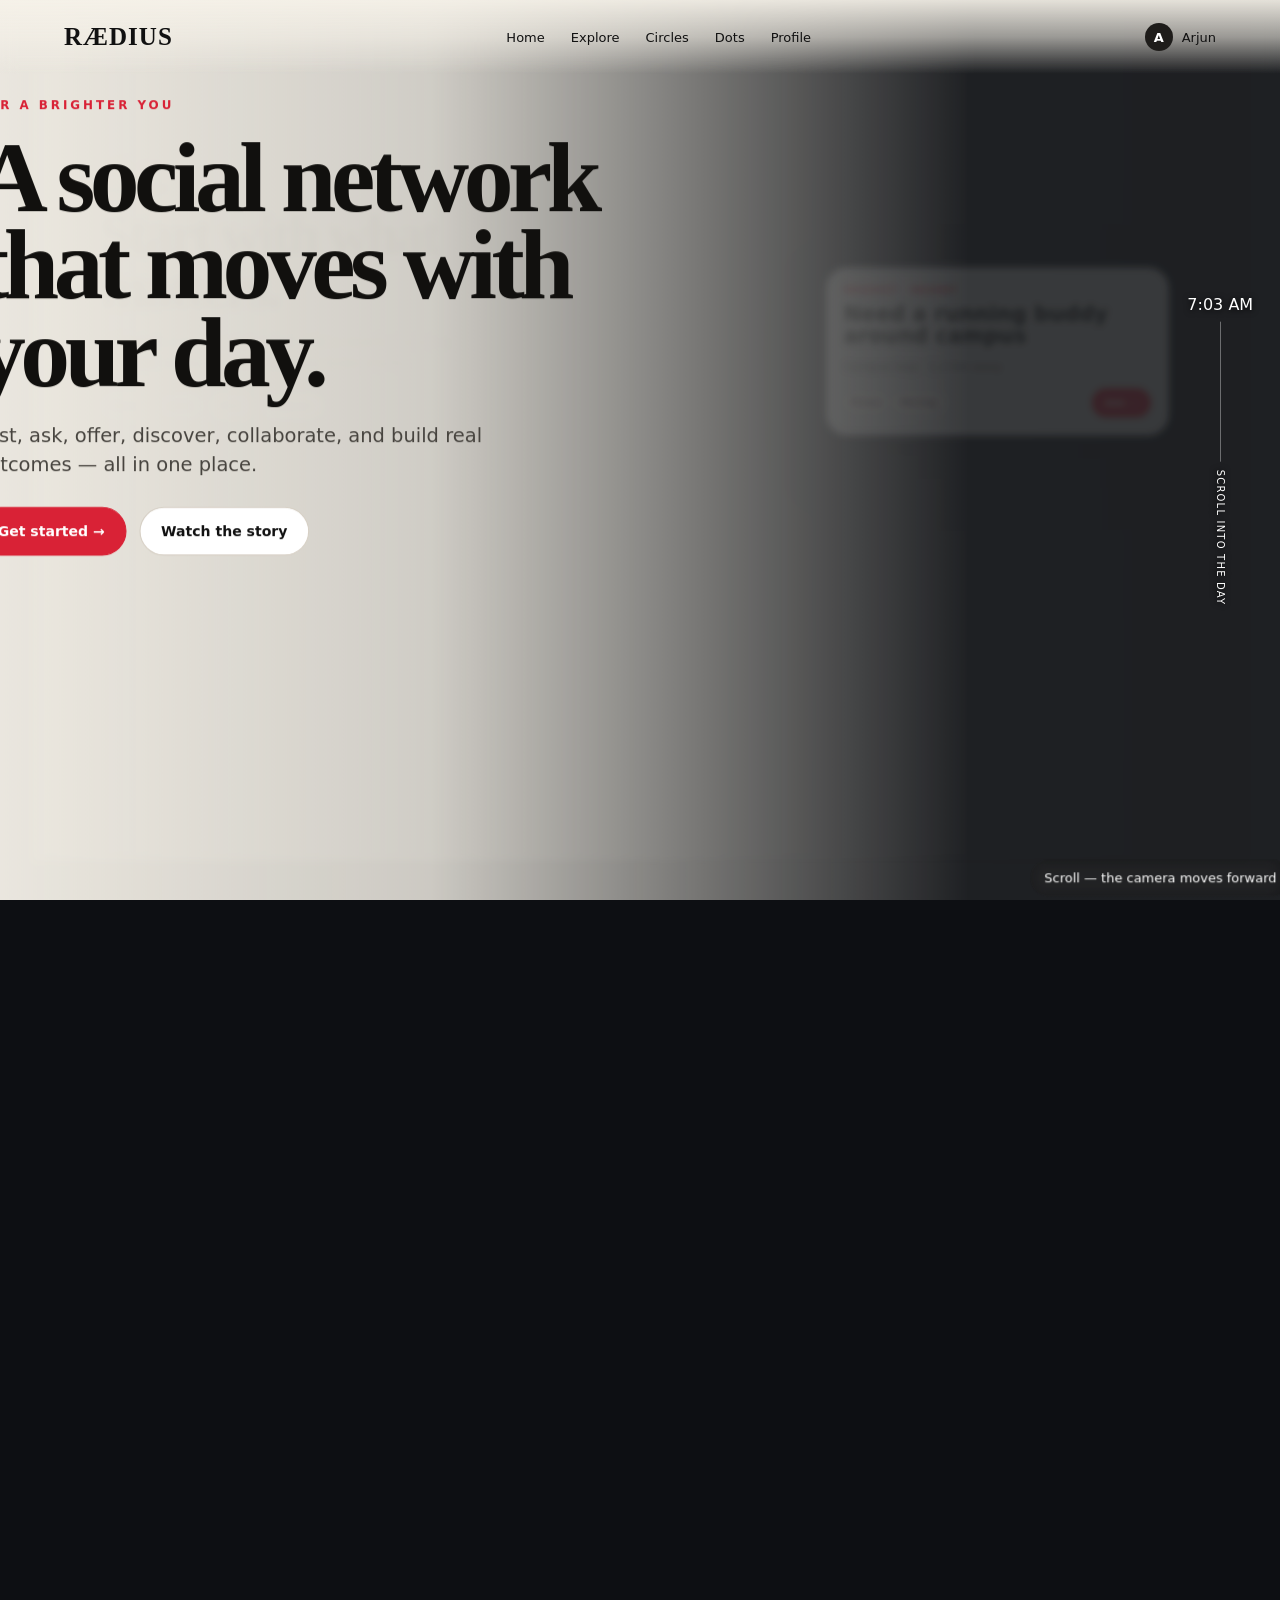
<file: raedius-cinematic/index.html>
<!doctype html>
<html lang="en">
<head>
<meta charset="utf-8"/>
<meta name="viewport" content="width=device-width,initial-scale=1,viewport-fit=cover"/>
<title>RÆDIUS — A social network that moves with your day</title>
<meta name="description" content="RÆDIUS turns everyday social activity into people, exchanges, communities and real-world outcomes."/>
<style>
:root{--ink:#11100e;--paper:#f3efe6;--red:#d92236;--soft:#ffffffd9;--muted:#625f58;--glass:rgba(255,255,255,.82)}
*{box-sizing:border-box}html{scroll-behavior:smooth;background:#0d0f13}body{margin:0;font-family:Inter,ui-sans-serif,system-ui,-apple-system,BlinkMacSystemFont,"Segoe UI",sans-serif;color:var(--ink);background:#0d0f13;overflow-x:hidden}.serif{font-family:Georgia,'Times New Roman',serif}.track{height:1050vh;position:relative}.stage{position:sticky;top:0;height:100vh;overflow:hidden;background:#0d0f13;perspective:1200px;perspective-origin:center 52%}.nav{position:absolute;inset:0 0 auto;z-index:70;height:74px;display:flex;align-items:center;justify-content:space-between;padding:0 5vw;color:#111;mix-blend-mode:normal}.nav:before{content:"";position:absolute;inset:0;background:linear-gradient(to bottom,rgba(246,242,233,.92),rgba(246,242,233,.58),transparent);backdrop-filter:blur(8px);z-index:-1}.brand{font:700 25px Georgia,serif;letter-spacing:.04em}.navlinks{display:flex;gap:26px;font-size:13px}.nav a{color:inherit;text-decoration:none}.profile{display:flex;align-items:center;gap:9px;font-size:13px}.dot-avatar{width:28px;height:28px;border-radius:50%;display:grid;place-items:center;background:#1e1c1a;color:#fff;font-weight:700}.world{position:absolute;inset:0;transform-style:preserve-3d}.scene{position:absolute;inset:-4%;opacity:0;transform-style:preserve-3d;will-change:transform,opacity,filter}.bg{position:absolute;inset:0;background-size:cover;background-position:center;transform:translateZ(-120px) scale(1.12);filter:saturate(.95) contrast(1.02)}.shade{position:absolute;inset:0;background:linear-gradient(90deg,rgba(248,244,235,.95) 0%,rgba(248,244,235,.70) 27%,rgba(248,244,235,.10) 58%,rgba(10,12,16,.2) 100%)}.shade.dark{background:linear-gradient(90deg,rgba(12,14,18,.76) 0%,rgba(12,14,18,.26) 50%,rgba(8,10,14,.55) 100%)}.copy{position:absolute;left:6vw;top:19vh;width:min(500px,42vw);z-index:6}.time{font-size:12px;letter-spacing:.18em;color:var(--red);font-weight:800}.kicker{display:block;margin-top:12px;font-size:12px;letter-spacing:.2em;font-weight:700}.copy h2{font:700 clamp(42px,5vw,78px)/.95 Georgia,serif;margin:14px 0 18px;letter-spacing:-.045em}.copy p{font-size:16px;line-height:1.55;max-width:440px;color:#3b3935}.scene.dark .copy,.scene.dark .copy p{color:#f8f4ec}.pills{display:flex;gap:7px;flex-wrap:wrap;margin-top:20px}.pill{font-size:11px;padding:8px 11px;border-radius:999px;border:1px solid rgba(17,16,14,.16);background:rgba(255,255,255,.72);backdrop-filter:blur(10px)}.scene.dark .pill{color:#fff;background:rgba(255,255,255,.08);border-color:rgba(255,255,255,.18)}.card{position:absolute;right:7vw;top:33vh;width:min(390px,34vw);padding:20px;border-radius:24px;background:var(--glass);box-shadow:0 30px 80px rgba(0,0,0,.22);backdrop-filter:blur(18px);z-index:8;transform-style:preserve-3d}.card .label{font-size:10px;letter-spacing:.14em;font-weight:800;color:var(--red)}.card h3{font-size:24px;line-height:1.05;margin:10px 0 8px}.card p{font-size:13px;line-height:1.4;color:#55514b}.row{display:flex;justify-content:space-between;align-items:center;gap:10px;margin-top:14px}.tags{display:flex;gap:6px;flex-wrap:wrap}.tag{font-size:10px;background:#eee9df;border-radius:999px;padding:6px 8px}.btn{border:0;border-radius:999px;background:var(--red);color:#fff;padding:10px 14px;font-weight:700;font-size:12px}.hero{opacity:1}.hero .bg{background-image:url('https://images.unsplash.com/photo-1522708323590-d24dbb6b0267?auto=format&fit=crop&w=2400&q=85');background-position:center}.hero .shade{background:linear-gradient(90deg,rgba(247,243,234,.98) 0%,rgba(247,243,234,.82) 36%,rgba(247,243,234,.08) 72%)}.hero-copy{position:absolute;left:6vw;top:18vh;width:min(660px,51vw);z-index:5}.eyebrow{color:var(--red);font-size:11px;letter-spacing:.25em;font-weight:800}.hero h1{font:700 clamp(58px,7.2vw,112px)/.88 Georgia,serif;letter-spacing:-.055em;margin:20px 0 22px}.hero p{font-size:18px;line-height:1.5;max-width:520px;color:#47443f}.actions{display:flex;gap:12px;margin-top:26px}.actions a,.actions button{font:700 13px Inter,system-ui;border-radius:999px;padding:14px 19px;text-decoration:none;cursor:pointer}.primary{background:var(--red);color:#fff;border:1px solid var(--red)}.ghost{background:#fff;color:#111;border:1px solid #d7d0c5}.progress{position:absolute;right:2.1vw;top:50%;transform:translateY(-50%);z-index:80;color:white;display:flex;flex-direction:column;align-items:center;gap:8px;text-shadow:0 1px 6px #000}.progress .line{width:1px;height:140px;background:rgba(255,255,255,.35);position:relative}.progress .fill{position:absolute;top:0;left:0;width:1px;height:0;background:#fff}.progress small{writing-mode:vertical-rl;font-size:10px;letter-spacing:.12em}.depth-note{position:absolute;right:7vw;bottom:8vh;z-index:10;color:#fff;font-size:12px;background:rgba(0,0,0,.26);padding:10px 13px;border-radius:999px;backdrop-filter:blur(8px)}
.scene[data-id="run"] .bg{background-image:url('https://images.unsplash.com/photo-1500530855697-b586d89ba3ee?auto=format&fit=crop&w=2400&q=85')}.scene[data-id="college"] .bg{background-image:url('https://images.unsplash.com/photo-1523050854058-8df90110c9f1?auto=format&fit=crop&w=2400&q=85')}.scene[data-id="exchange"] .bg{background-image:url('https://images.unsplash.com/photo-1522202176988-66273c2fd55f?auto=format&fit=crop&w=2400&q=85')}.scene[data-id="build"] .bg{background-image:url('https://images.unsplash.com/photo-1521737711867-e3b97375f902?auto=format&fit=crop&w=2400&q=85')}.scene[data-id="evening"] .bg{background-image:url('https://images.unsplash.com/photo-1517649763962-0c623066013b?auto=format&fit=crop&w=2400&q=85')}.scene[data-id="night"] .bg{background-image:url('https://images.unsplash.com/photo-1519501025264-65ba15a82390?auto=format&fit=crop&w=2400&q=85')}.scene[data-id="final"] .bg{background-image:url('https://images.unsplash.com/photo-1519608487953-e999c86e7455?auto=format&fit=crop&w=2400&q=85')}
.match-grid{display:grid;grid-template-columns:repeat(3,1fr);gap:7px;margin:14px 0}.match{background:#f2eee6;border-radius:14px;padding:10px;text-align:center}.match b{display:block;color:#21814a;margin-top:6px}.exchange{display:grid;grid-template-columns:1fr auto 1fr;gap:12px;align-items:center}.exchange .side{background:#f4efe6;border-radius:16px;padding:12px}.chat{background:rgba(14,15,18,.9);color:#fff}.chat p{color:#cbc7bf}.bubble{margin:9px 0;background:#2a2c31;padding:10px 12px;border-radius:14px;font-size:12px}.bubble.me{background:#493039}.outcome{display:flex;gap:14px;align-items:flex-start}.check{width:38px;height:38px;border-radius:50%;display:grid;place-items:center;background:#2e9b58;color:#fff;font-weight:900;font-size:20px}.final .copy{top:24vh;width:min(760px,60vw)}.final .copy h2{font-size:clamp(52px,6.2vw,96px)}.final .card{top:auto;bottom:12vh}.final .shade{background:linear-gradient(90deg,rgba(9,11,16,.76),rgba(9,11,16,.28),rgba(9,11,16,.45))}.final,.final .copy,.final .copy p{color:white}
@media(max-width:800px){.track{height:900vh}.nav{padding:0 18px}.navlinks{display:none}.profile span:last-child{display:none}.hero-copy,.copy{left:22px;right:22px;width:auto;top:16vh}.hero h1{font-size:55px;max-width:88vw}.hero p{font-size:15px;max-width:88vw}.copy h2{font-size:48px;max-width:84vw}.copy p{font-size:14px;max-width:84vw}.card{left:22px;right:22px;top:auto;bottom:8vh;width:auto;padding:16px;border-radius:19px}.shade,.hero .shade{background:linear-gradient(180deg,rgba(247,243,234,.95),rgba(247,243,234,.18) 55%,rgba(5,7,10,.45))}.scene.dark .shade,.final .shade{background:linear-gradient(180deg,rgba(8,10,14,.62),rgba(8,10,14,.18) 55%,rgba(8,10,14,.65))}.progress{right:8px}.depth-note{display:none}.exchange{grid-template-columns:1fr}.exchange .arrow{display:none}.match-grid{gap:4px}.match{padding:8px 4px;font-size:11px}.scene-bg{background-position:center}.final .copy{top:18vh}.final .card{bottom:7vh}}
@media(prefers-reduced-motion:reduce){html{scroll-behavior:auto}.track{height:auto}.stage{position:relative;height:auto;overflow:visible}.scene,.hero{position:relative;min-height:100vh;opacity:1!important;transform:none!important}.progress{display:none}}
</style>
</head>
<body>
<div class="track" id="track"><div class="stage" id="stage">
<header class="nav"><a class="brand" href="#">RÆDIUS</a><nav class="navlinks"><a href="#">Home</a><a href="#">Explore</a><a href="#">Circles</a><a href="#">Dots</a><a href="#">Profile</a></nav><div class="profile"><span class="dot-avatar">A</span><span>Arjun</span></div></header>
<div class="progress"><span id="ptime">7:03 AM</span><div class="line"><i class="fill" id="pfill"></i></div><small>SCROLL INTO THE DAY</small></div>
<div class="world" id="world">
<section class="scene hero" data-id="hero"><div class="bg"></div><div class="shade"></div><div class="hero-copy"><div class="eyebrow">FOR A BRIGHTER YOU</div><h1>A social network<br>that moves with<br>your day.</h1><p>Post, ask, offer, discover, collaborate, and build real outcomes — all in one place.</p><div class="actions"><a class="primary" href="#track">Get started →</a><button class="ghost" id="watch">Watch the story</button></div></div><div class="depth-note">Scroll — the camera moves forward</div></section>
<section class="scene" data-id="wake"><div class="bg" style="background-image:url('https://images.unsplash.com/photo-1522708323590-d24dbb6b0267?auto=format&fit=crop&w=2400&q=85')"></div><div class="shade"></div><div class="copy"><span class="time">7:03 AM</span><span class="kicker">WAKE UP</span><h2>Start with what matters.</h2><p>A friend’s Line, a useful Dot and a nearby running Request surface before the day even starts.</p><div class="pills"><span class="pill">Home</span><span class="pill">Lines</span><span class="pill">Dots</span><span class="pill">Requests</span></div></div><article class="card"><div class="label">REQUEST · NEARBY</div><h3>Need a running buddy around campus</h3><p>Campus loop · 1.2 km away</p><div class="row"><div class="tags"><span class="tag">Fitness</span><span class="tag">Morning</span></div><button class="btn">Join →</button></div></article></section>
<section class="scene" data-id="run"><div class="bg"></div><div class="shade"></div><div class="copy"><span class="time">8:00 AM</span><span class="kicker">MOVE</span><h2>A morning run becomes a real connection.</h2><p>The network attaches people to what is already happening in your life.</p><div class="pills"><span class="pill">Profiles</span><span class="pill">Interests</span><span class="pill">Connections</span></div></div><article class="card"><div class="label">PROFILE</div><h3>Ananya Mehta</h3><p>Runs, designs and builds things that matter.</p><div class="tags"><span class="tag">Running</span><span class="tag">Design</span><span class="tag">Hackathons</span></div><div class="row"><span>2 mutual connections</span><button class="btn">Connect</button></div></article></section>
<section class="scene" data-id="college"><div class="bg"></div><div class="shade"></div><div class="copy"><span class="time">10:05 AM</span><span class="kicker">FIND</span><h2>The right people, not random noise.</h2><p>Circles and smart matching route a hardware Request to students who actually fit.</p><div class="pills"><span class="pill">Circles</span><span class="pill">Smart Match</span><span class="pill">Skills</span></div></div><article class="card"><div class="label">SMART MATCH</div><h3>Need a hardware teammate</h3><p>Arduino classroom prototype</p><div class="match-grid"><div class="match">Rohan<b>92%</b></div><div class="match">Isha<b>87%</b></div><div class="match">Karan<b>85%</b></div></div><button class="btn">View responses</button></article></section>
<section class="scene" data-id="exchange"><div class="bg"></div><div class="shade"></div><div class="copy"><span class="time">1:30 PM</span><span class="kicker">EXCHANGE</span><h2>Turn needs into value.</h2><p>A poster Request becomes an exchange: design help for event photography.</p><div class="pills"><span class="pill">Request</span><span class="pill">Offer</span><span class="pill">Exchange</span></div></div><article class="card"><div class="exchange"><div class="side"><div class="label">REQUEST</div><h3>Need a poster</h3><p>I can offer event photography.</p></div><div class="arrow">→</div><div class="side"><div class="label" style="color:#21814a">OFFER</div><h3>I can design it</h3><p>Deal. You shoot the event.</p></div></div></article></section>
<section class="scene dark" data-id="build"><div class="bg"></div><div class="shade dark"></div><div class="copy"><span class="time">4:00 PM</span><span class="kicker">BUILD</span><h2>Collaborate in context.</h2><p>Messages stay attached to the hackathon, the Request and the people who came together for it.</p><div class="pills"><span class="pill">Messages</span><span class="pill">Teams</span><span class="pill">Quick Help</span></div></div><article class="card chat"><div class="label">HACKATHON TEAM</div><div class="bubble"><b>Rohan</b><br/>Can someone help with the React Native transition?</div><div class="bubble me"><b>Arjun</b><br/>I can take this. Sharing a build in 20.</div><div class="bubble"><b>Isha</b><br/>Perfect. Let’s ship it.</div></article></section>
<section class="scene dark" data-id="evening"><div class="bg"></div><div class="shade dark"></div><div class="copy"><span class="time">6:30 PM</span><span class="kicker">LIVE</span><h2>Still social. Still useful.</h2><p>A gym Dot can sit beside a football activity happening 800 metres away.</p><div class="pills"><span class="pill">Dots</span><span class="pill">Nearby</span><span class="pill">Activities</span></div></div><article class="card"><div class="label">NEARBY NOW</div><h3>Football at University Turf</h3><p>Open game · all skill levels · 7:00 PM</p><div class="row"><span>8 people going</span><button class="btn">I’m in</button></div></article></section>
<section class="scene dark" data-id="night"><div class="bg"></div><div class="shade dark"></div><div class="copy"><span class="time">10:30 PM</span><span class="kicker">BECOME</span><h2>Your actions become proof.</h2><p>Completed exchanges become Outcomes. Your profile gradually reflects what you actually do.</p><div class="pills"><span class="pill">Outcomes</span><span class="pill">Profile</span><span class="pill">Unlocks</span><span class="pill">Library</span></div></div><article class="card"><div class="outcome"><div class="check">✓</div><div><div class="label">COMPLETED OUTCOME</div><h3>React Native UI · Hackathon</h3><p>Built and shipped with Karthik’s team.</p><div class="tags"><span class="tag">Design</span><span class="tag">React Native</span></div></div></div></article></section>
<section class="scene final dark" data-id="final"><div class="bg"></div><div class="shade dark"></div><div class="copy"><div class="eyebrow">ONE NETWORK. ONE LIFE.</div><h2>Social life, communities and real-world opportunity — together.</h2><p>Lines. Planes. Dots. Requests. Offers. Unlocks. Circles. Outcomes.</p><div class="actions"><a class="primary" href="#">Get RÆDIUS →</a></div></div><article class="card"><div class="label">ARJUN · TODAY</div><h3>One ordinary day. More people. More possibilities.</h3><p>Run → connect → request → exchange → build → play → outcome.</p></article></section>
</div></div></div>
<script>
const stage=document.getElementById('stage'), track=document.getElementById('track'), scenes=[...document.querySelectorAll('.scene')], pfill=document.getElementById('pfill'), ptime=document.getElementById('ptime');
const labels=['7:03 AM','7:03 AM','8:00 AM','10:05 AM','1:30 PM','4:00 PM','6:30 PM','10:30 PM','11:32 PM'];
function clamp(v,a=0,b=1){return Math.min(b,Math.max(a,v))}
function render(){const max=track.offsetHeight-innerHeight;const p=clamp((scrollY-track.offsetTop)/max);pfill.style.height=(p*100)+'%';const n=scenes.length;scenes.forEach((s,i)=>{const c=i/(n-1),d=p-c;const span=1/(n-1);const x=d/span;let op=1-Math.min(1,Math.abs(x)*.86);if(i===0&&p<.055)op=1;if(i===n-1&&p>.92)op=1;const z=-Math.abs(x)*420+90;const sc=1+Math.abs(x)*.12;const y=x*26;const blur=Math.min(10,Math.abs(x)*4);s.style.opacity=clamp(op);s.style.transform='translate3d(0,'+y+'px,'+z+'px) scale('+sc+')';s.style.filter='blur('+blur+'px)';s.style.pointerEvents=Math.abs(x)<.62?'auto':'none';const bg=s.querySelector('.bg');if(bg)bg.style.transform='translate3d(0,'+(x*-10)+'px,-120px) scale('+(1.12+Math.abs(x)*.035)+')'});const idx=Math.min(labels.length-1,Math.round(p*(labels.length-1)));ptime.textContent=labels[idx];}
addEventListener('scroll',()=>requestAnimationFrame(render),{passive:true});addEventListener('resize',render);document.getElementById('watch').onclick=()=>scrollTo({top:innerHeight*.9,behavior:'smooth'});render();
</script>
</body></html>
</file>
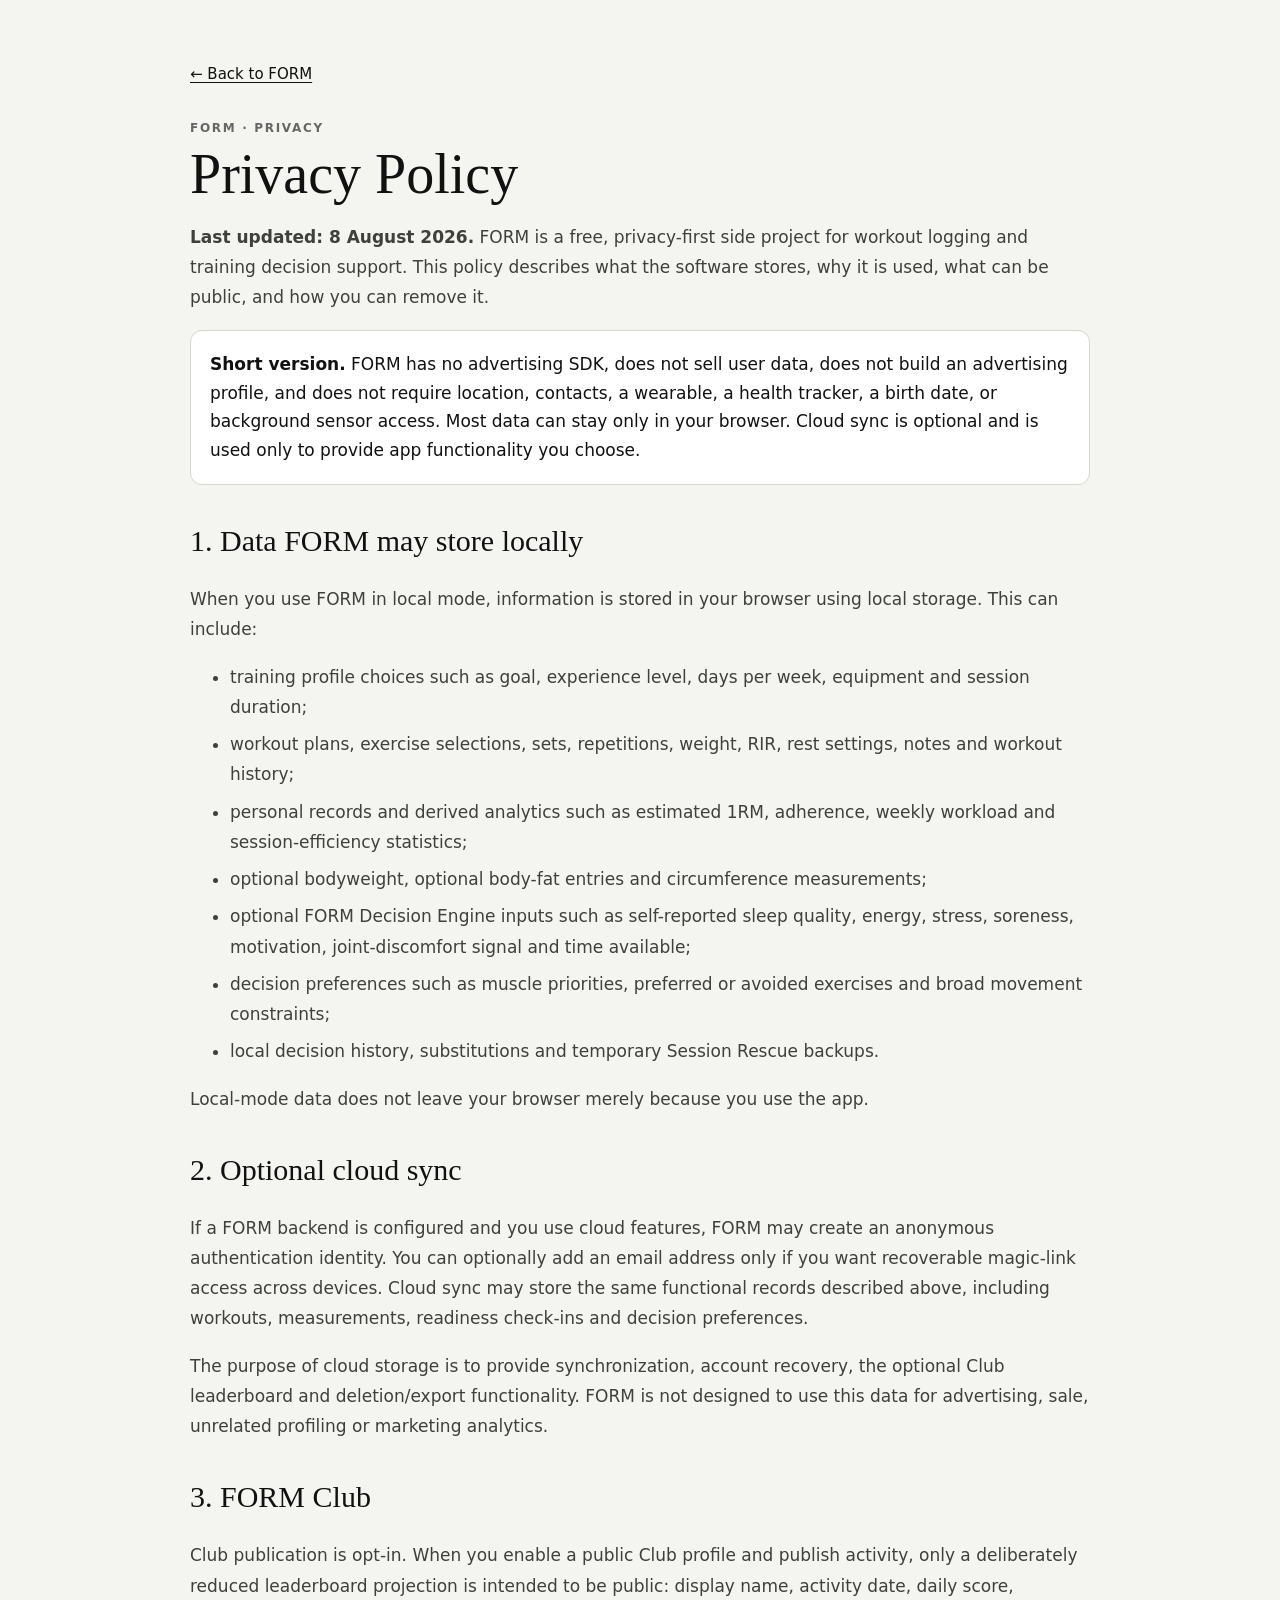
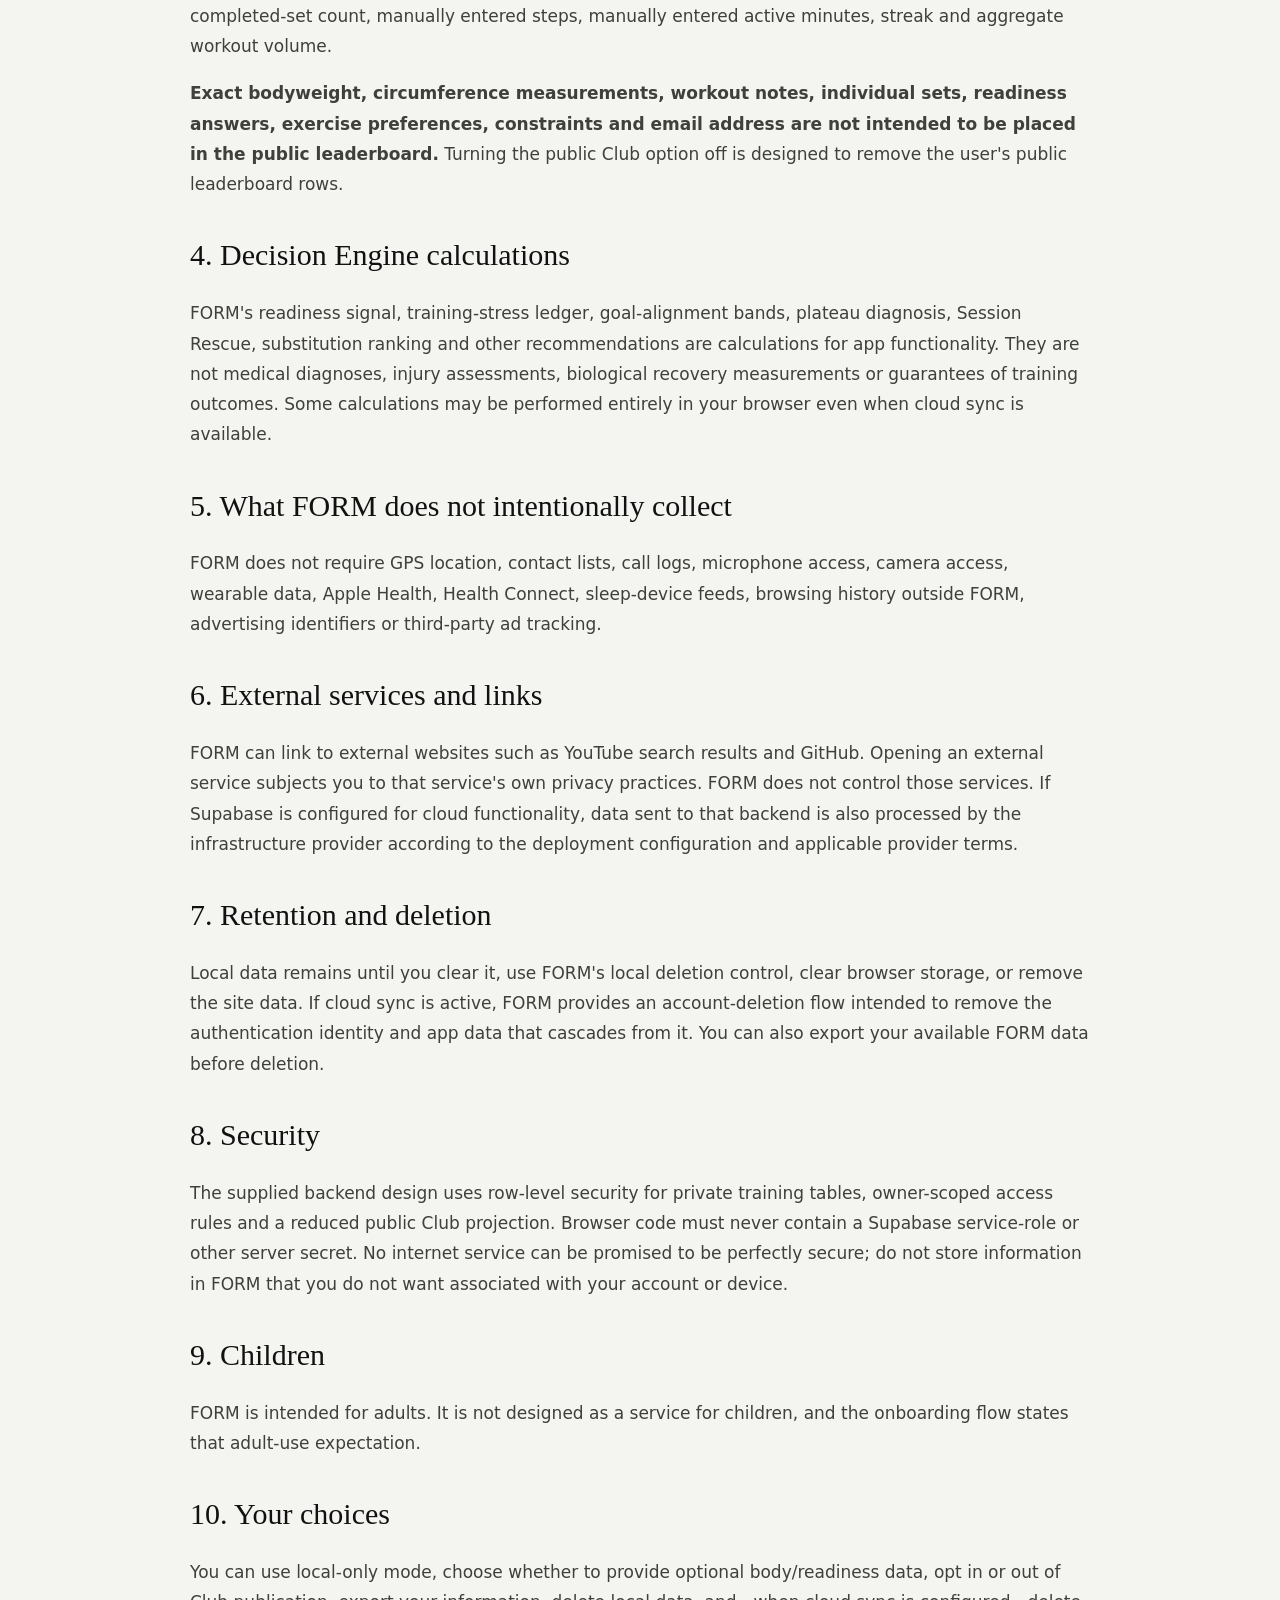
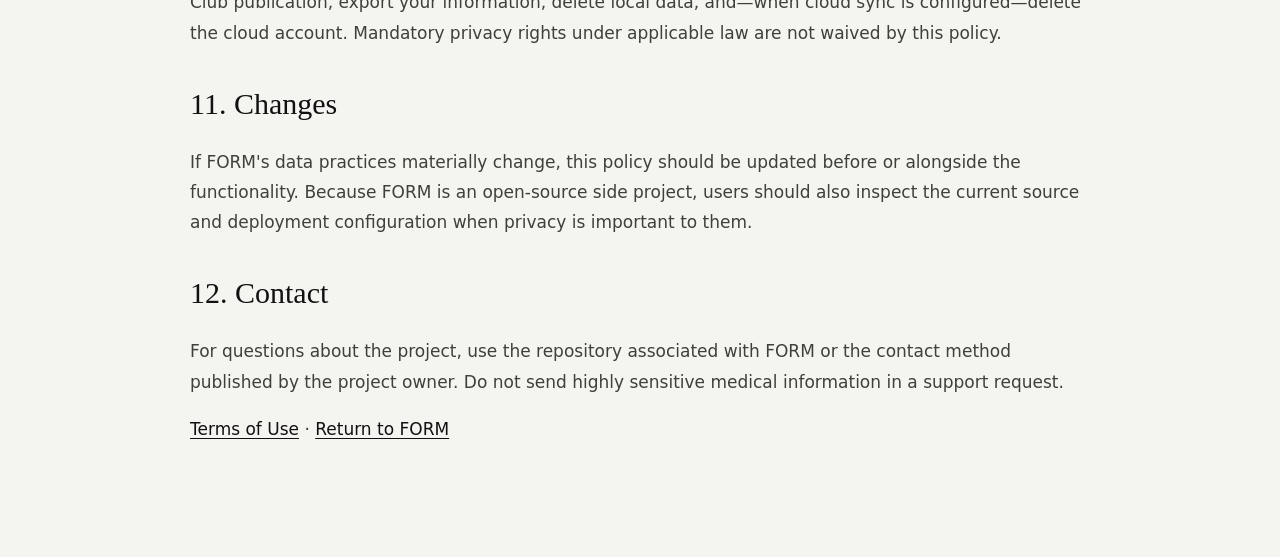
<file: privacy.html>
<!doctype html><html lang="en"><head><meta charset="utf-8"><meta name="viewport" content="width=device-width,initial-scale=1"><title>FORM Privacy Policy</title><style>body{margin:0;background:#f4f4f0;color:#111;font:17px/1.78 Inter,system-ui,sans-serif}.wrap{max-width:900px;margin:auto;padding:58px 24px 96px}h1{font:400 56px/1 Georgia,serif;margin:10px 0 20px}h2{font:400 30px/1.2 Georgia,serif;margin-top:38px}p,li{color:#3f3f3b}li{margin:7px 0}.eyebrow{font-size:12px;line-height:1.35;letter-spacing:.14em;text-transform:uppercase;color:#666;font-weight:800}a{color:#111;text-underline-offset:3px}.box{border:1px solid #d7d7d0;border-radius:12px;padding:19px;background:#fff;line-height:1.7}.back{display:inline-block;margin-bottom:32px;font-size:15px}@media(max-width:640px){body{font-size:16px}.wrap{padding:36px 18px 72px}h1{font-size:46px}h2{font-size:27px}}</style></head><body><main class="wrap"><a class="back" href="index.html">← Back to FORM</a><div class="eyebrow">FORM · Privacy</div><h1>Privacy Policy</h1><p><b>Last updated: 8 August 2026.</b> FORM is a free, privacy-first side project for workout logging and training decision support. This policy describes what the software stores, why it is used, what can be public, and how you can remove it.</p><div class="box"><b>Short version.</b> FORM has no advertising SDK, does not sell user data, does not build an advertising profile, and does not require location, contacts, a wearable, a health tracker, a birth date, or background sensor access. Most data can stay only in your browser. Cloud sync is optional and is used only to provide app functionality you choose.</div><h2>1. Data FORM may store locally</h2><p>When you use FORM in local mode, information is stored in your browser using local storage. This can include:</p><ul><li>training profile choices such as goal, experience level, days per week, equipment and session duration;</li><li>workout plans, exercise selections, sets, repetitions, weight, RIR, rest settings, notes and workout history;</li><li>personal records and derived analytics such as estimated 1RM, adherence, weekly workload and session-efficiency statistics;</li><li>optional bodyweight, optional body-fat entries and circumference measurements;</li><li>optional FORM Decision Engine inputs such as self-reported sleep quality, energy, stress, soreness, motivation, joint-discomfort signal and time available;</li><li>decision preferences such as muscle priorities, preferred or avoided exercises and broad movement constraints;</li><li>local decision history, substitutions and temporary Session Rescue backups.</li></ul><p>Local-mode data does not leave your browser merely because you use the app.</p><h2>2. Optional cloud sync</h2><p>If a FORM backend is configured and you use cloud features, FORM may create an anonymous authentication identity. You can optionally add an email address only if you want recoverable magic-link access across devices. Cloud sync may store the same functional records described above, including workouts, measurements, readiness check-ins and decision preferences.</p><p>The purpose of cloud storage is to provide synchronization, account recovery, the optional Club leaderboard and deletion/export functionality. FORM is not designed to use this data for advertising, sale, unrelated profiling or marketing analytics.</p><h2>3. FORM Club</h2><p>Club publication is opt-in. When you enable a public Club profile and publish activity, only a deliberately reduced leaderboard projection is intended to be public: display name, activity date, daily score, completed-set count, manually entered steps, manually entered active minutes, streak and aggregate workout volume.</p><p><b>Exact bodyweight, circumference measurements, workout notes, individual sets, readiness answers, exercise preferences, constraints and email address are not intended to be placed in the public leaderboard.</b> Turning the public Club option off is designed to remove the user's public leaderboard rows.</p><h2>4. Decision Engine calculations</h2><p>FORM's readiness signal, training-stress ledger, goal-alignment bands, plateau diagnosis, Session Rescue, substitution ranking and other recommendations are calculations for app functionality. They are not medical diagnoses, injury assessments, biological recovery measurements or guarantees of training outcomes. Some calculations may be performed entirely in your browser even when cloud sync is available.</p><h2>5. What FORM does not intentionally collect</h2><p>FORM does not require GPS location, contact lists, call logs, microphone access, camera access, wearable data, Apple Health, Health Connect, sleep-device feeds, browsing history outside FORM, advertising identifiers or third-party ad tracking.</p><h2>6. External services and links</h2><p>FORM can link to external websites such as YouTube search results and GitHub. Opening an external service subjects you to that service's own privacy practices. FORM does not control those services. If Supabase is configured for cloud functionality, data sent to that backend is also processed by the infrastructure provider according to the deployment configuration and applicable provider terms.</p><h2>7. Retention and deletion</h2><p>Local data remains until you clear it, use FORM's local deletion control, clear browser storage, or remove the site data. If cloud sync is active, FORM provides an account-deletion flow intended to remove the authentication identity and app data that cascades from it. You can also export your available FORM data before deletion.</p><h2>8. Security</h2><p>The supplied backend design uses row-level security for private training tables, owner-scoped access rules and a reduced public Club projection. Browser code must never contain a Supabase service-role or other server secret. No internet service can be promised to be perfectly secure; do not store information in FORM that you do not want associated with your account or device.</p><h2>9. Children</h2><p>FORM is intended for adults. It is not designed as a service for children, and the onboarding flow states that adult-use expectation.</p><h2>10. Your choices</h2><p>You can use local-only mode, choose whether to provide optional body/readiness data, opt in or out of Club publication, export your information, delete local data, and—when cloud sync is configured—delete the cloud account. Mandatory privacy rights under applicable law are not waived by this policy.</p><h2>11. Changes</h2><p>If FORM's data practices materially change, this policy should be updated before or alongside the functionality. Because FORM is an open-source side project, users should also inspect the current source and deployment configuration when privacy is important to them.</p><h2>12. Contact</h2><p>For questions about the project, use the repository associated with FORM or the contact method published by the project owner. Do not send highly sensitive medical information in a support request.</p><p><a href="terms.html">Terms of Use</a> · <a href="index.html">Return to FORM</a></p></main></body></html>
</file>
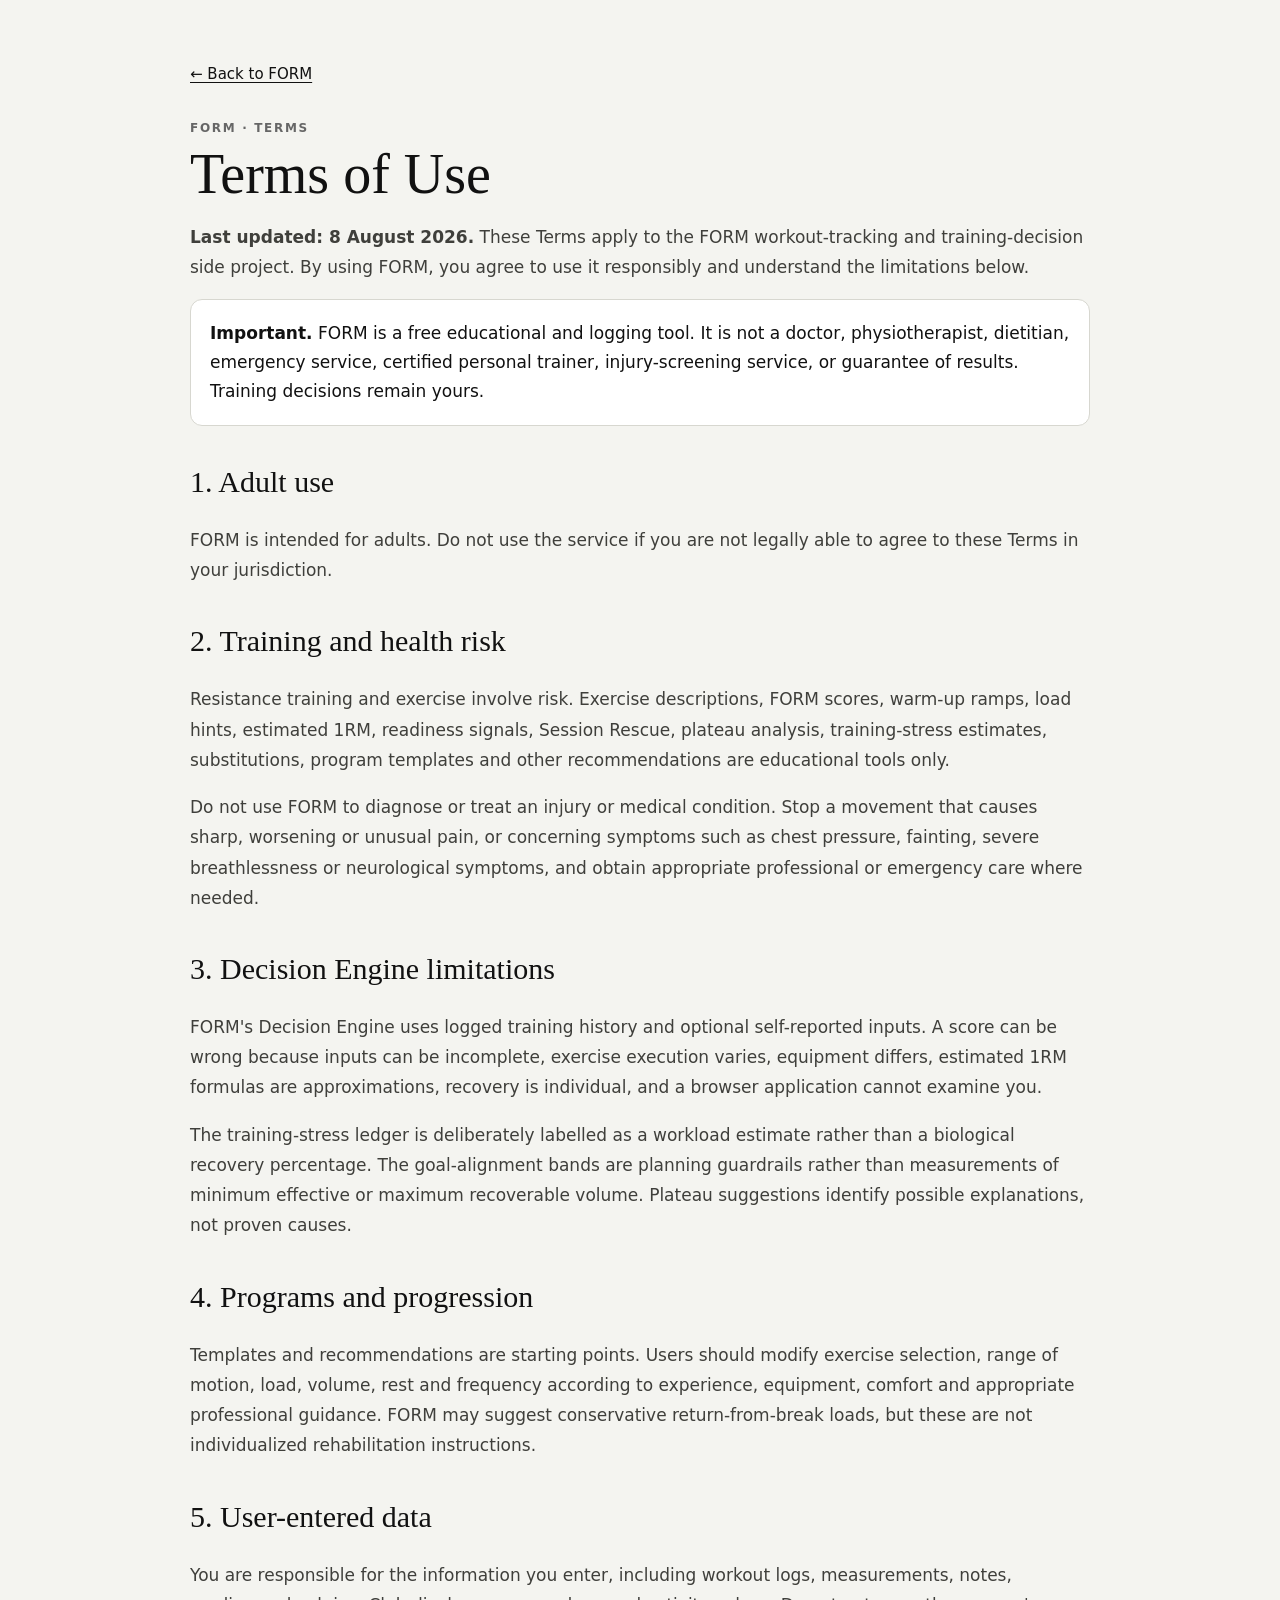
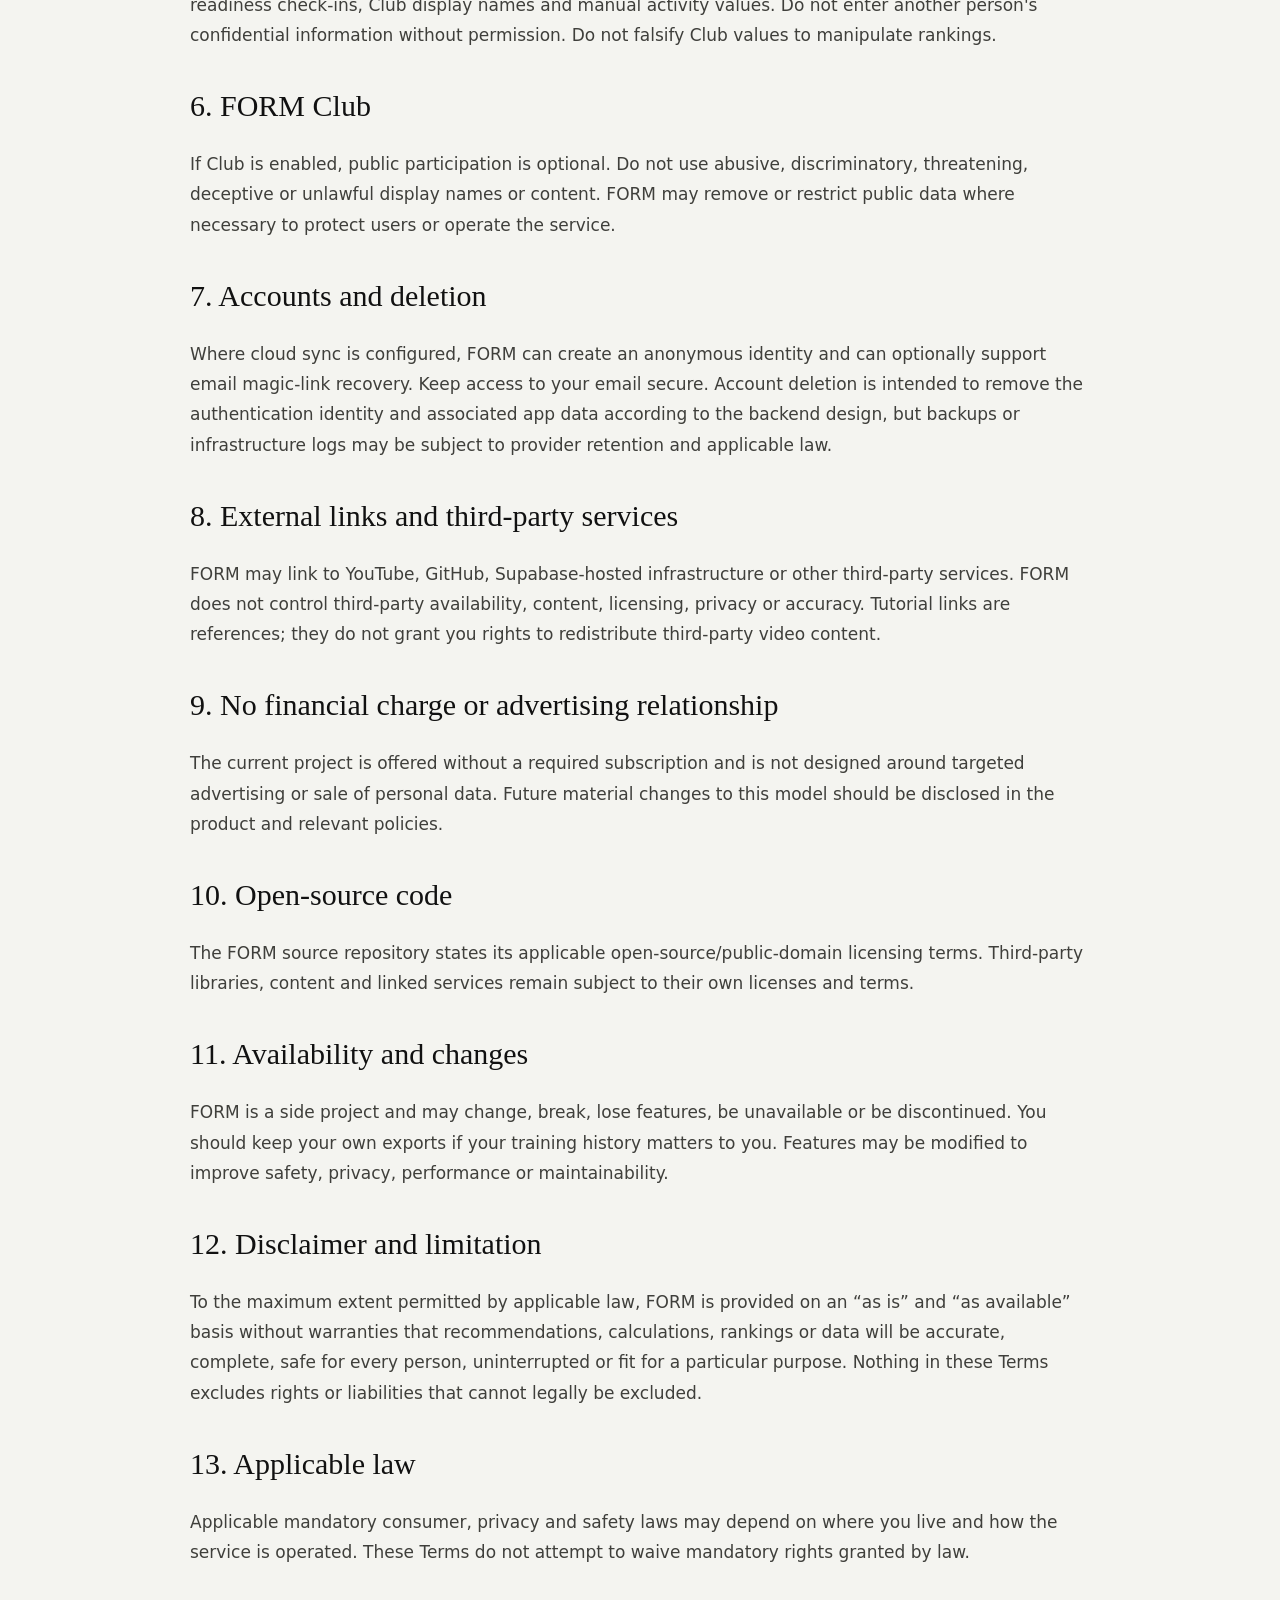
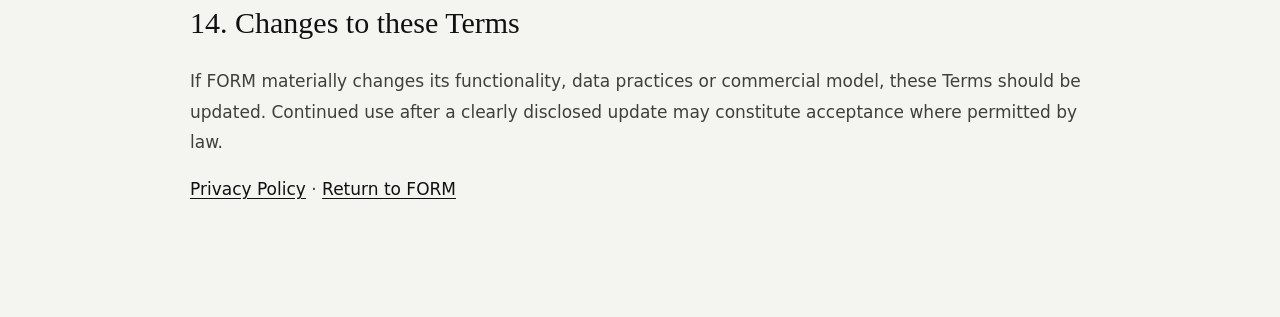
<file: terms.html>
<!doctype html><html lang="en"><head><meta charset="utf-8"><meta name="viewport" content="width=device-width,initial-scale=1"><title>FORM Terms of Use</title><style>body{margin:0;background:#f4f4f0;color:#111;font:17px/1.78 Inter,system-ui,sans-serif}.wrap{max-width:900px;margin:auto;padding:58px 24px 96px}h1{font:400 56px/1 Georgia,serif;margin:10px 0 20px}h2{font:400 30px/1.2 Georgia,serif;margin-top:38px}p,li{color:#3f3f3b}li{margin:7px 0}.eyebrow{font-size:12px;line-height:1.35;letter-spacing:.14em;text-transform:uppercase;color:#666;font-weight:800}a{color:#111;text-underline-offset:3px}.box{border:1px solid #d7d7d0;border-radius:12px;padding:19px;background:#fff;line-height:1.7}.back{display:inline-block;margin-bottom:32px;font-size:15px}@media(max-width:640px){body{font-size:16px}.wrap{padding:36px 18px 72px}h1{font-size:46px}h2{font-size:27px}}</style></head><body><main class="wrap"><a class="back" href="index.html">← Back to FORM</a><div class="eyebrow">FORM · Terms</div><h1>Terms of Use</h1><p><b>Last updated: 8 August 2026.</b> These Terms apply to the FORM workout-tracking and training-decision side project. By using FORM, you agree to use it responsibly and understand the limitations below.</p><div class="box"><b>Important.</b> FORM is a free educational and logging tool. It is not a doctor, physiotherapist, dietitian, emergency service, certified personal trainer, injury-screening service, or guarantee of results. Training decisions remain yours.</div><h2>1. Adult use</h2><p>FORM is intended for adults. Do not use the service if you are not legally able to agree to these Terms in your jurisdiction.</p><h2>2. Training and health risk</h2><p>Resistance training and exercise involve risk. Exercise descriptions, FORM scores, warm-up ramps, load hints, estimated 1RM, readiness signals, Session Rescue, plateau analysis, training-stress estimates, substitutions, program templates and other recommendations are educational tools only.</p><p>Do not use FORM to diagnose or treat an injury or medical condition. Stop a movement that causes sharp, worsening or unusual pain, or concerning symptoms such as chest pressure, fainting, severe breathlessness or neurological symptoms, and obtain appropriate professional or emergency care where needed.</p><h2>3. Decision Engine limitations</h2><p>FORM's Decision Engine uses logged training history and optional self-reported inputs. A score can be wrong because inputs can be incomplete, exercise execution varies, equipment differs, estimated 1RM formulas are approximations, recovery is individual, and a browser application cannot examine you.</p><p>The training-stress ledger is deliberately labelled as a workload estimate rather than a biological recovery percentage. The goal-alignment bands are planning guardrails rather than measurements of minimum effective or maximum recoverable volume. Plateau suggestions identify possible explanations, not proven causes.</p><h2>4. Programs and progression</h2><p>Templates and recommendations are starting points. Users should modify exercise selection, range of motion, load, volume, rest and frequency according to experience, equipment, comfort and appropriate professional guidance. FORM may suggest conservative return-from-break loads, but these are not individualized rehabilitation instructions.</p><h2>5. User-entered data</h2><p>You are responsible for the information you enter, including workout logs, measurements, notes, readiness check-ins, Club display names and manual activity values. Do not enter another person's confidential information without permission. Do not falsify Club values to manipulate rankings.</p><h2>6. FORM Club</h2><p>If Club is enabled, public participation is optional. Do not use abusive, discriminatory, threatening, deceptive or unlawful display names or content. FORM may remove or restrict public data where necessary to protect users or operate the service.</p><h2>7. Accounts and deletion</h2><p>Where cloud sync is configured, FORM can create an anonymous identity and can optionally support email magic-link recovery. Keep access to your email secure. Account deletion is intended to remove the authentication identity and associated app data according to the backend design, but backups or infrastructure logs may be subject to provider retention and applicable law.</p><h2>8. External links and third-party services</h2><p>FORM may link to YouTube, GitHub, Supabase-hosted infrastructure or other third-party services. FORM does not control third-party availability, content, licensing, privacy or accuracy. Tutorial links are references; they do not grant you rights to redistribute third-party video content.</p><h2>9. No financial charge or advertising relationship</h2><p>The current project is offered without a required subscription and is not designed around targeted advertising or sale of personal data. Future material changes to this model should be disclosed in the product and relevant policies.</p><h2>10. Open-source code</h2><p>The FORM source repository states its applicable open-source/public-domain licensing terms. Third-party libraries, content and linked services remain subject to their own licenses and terms.</p><h2>11. Availability and changes</h2><p>FORM is a side project and may change, break, lose features, be unavailable or be discontinued. You should keep your own exports if your training history matters to you. Features may be modified to improve safety, privacy, performance or maintainability.</p><h2>12. Disclaimer and limitation</h2><p>To the maximum extent permitted by applicable law, FORM is provided on an “as is” and “as available” basis without warranties that recommendations, calculations, rankings or data will be accurate, complete, safe for every person, uninterrupted or fit for a particular purpose. Nothing in these Terms excludes rights or liabilities that cannot legally be excluded.</p><h2>13. Applicable law</h2><p>Applicable mandatory consumer, privacy and safety laws may depend on where you live and how the service is operated. These Terms do not attempt to waive mandatory rights granted by law.</p><h2>14. Changes to these Terms</h2><p>If FORM materially changes its functionality, data practices or commercial model, these Terms should be updated. Continued use after a clearly disclosed update may constitute acceptance where permitted by law.</p><p><a href="privacy.html">Privacy Policy</a> · <a href="index.html">Return to FORM</a></p></main></body></html>
</file>
